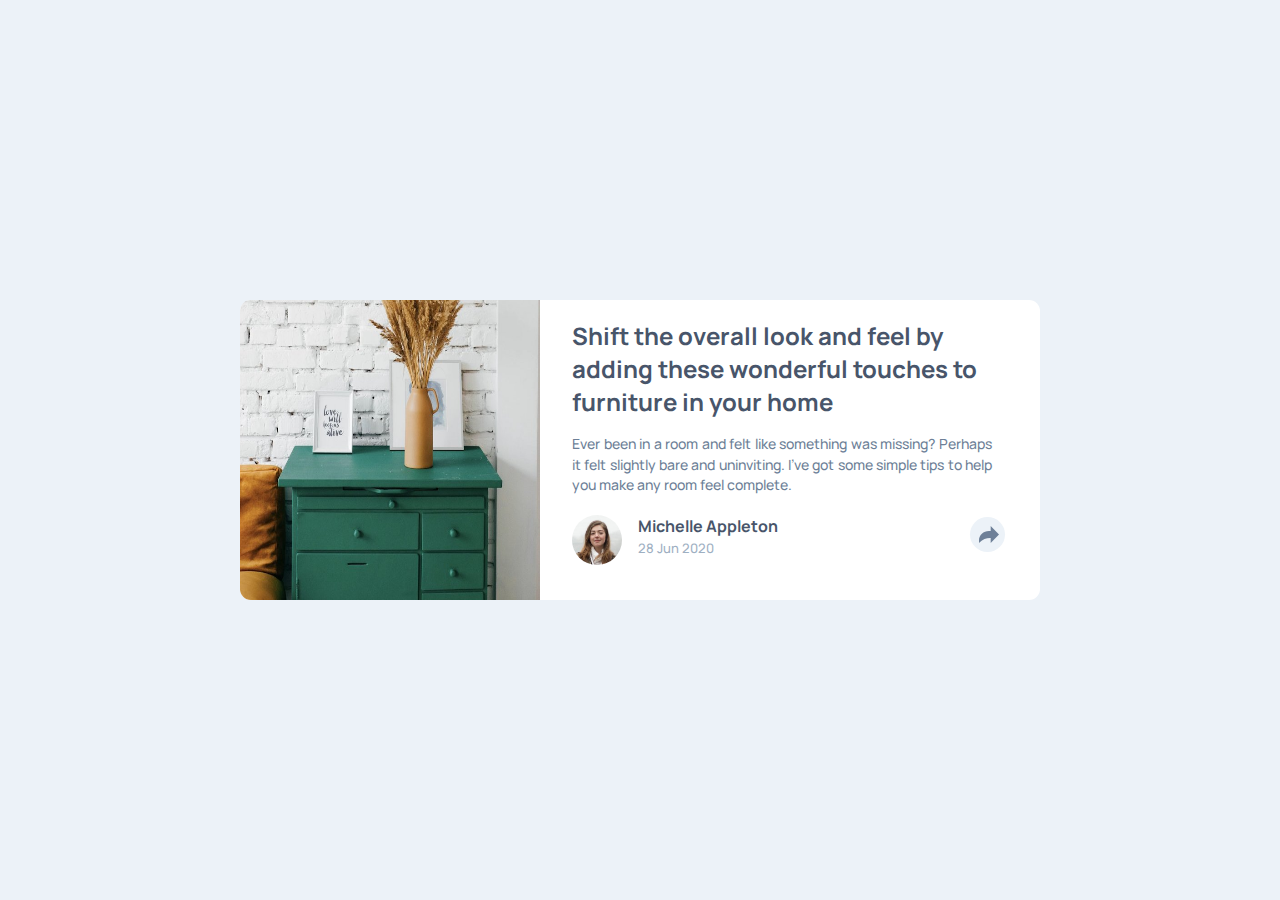
<file: article-preview-component-master/index.html>
<!DOCTYPE html>
<html lang="en">
  <head>
    <meta charset="UTF-8" />
    <meta name="viewport" content="width=device-width, initial-scale=1.0" />
    <!-- displays site properly based on user's device -->
    <link
      rel="icon"
      type="image/png"
      sizes="32x32"
      href="./images/favicon-32x32.png"
    />
    <link rel="stylesheet" href="style.css" />
    <title>Frontend Mentor | Article preview component</title>
  </head>
  <body>
    <main class="main_container">
      <section class="sub_container">
        <img class="img_drawears" src="images/drawers.jpg" alt="" />
        <div class="text_container">
          <h2 class="main_title">
            Shift the overall look and feel by adding these wonderful touches to
            furniture in your home
          </h2>
          <p class="main_paragraph">
            Ever been in a room and felt like something was missing? Perhaps it
            felt slightly bare and uninviting. I’ve got some simple tips to help
            you make any room feel complete.
          </p>
          <div class="avatar_container">
            <img class="avatar_img" src="images/avatar-michelle.jpg" alt="" />
            <div class="text_profile_container">
              <h4 class="title_profile">Michelle Appleton</h4>
              <p class="paragraph_profile">28 Jun 2020</p>
            </div>
            <div id="square_container" class="square-container open">
              <p class="text_square_container">S H A R E</p>
              <img src="images/icon-facebook.svg" alt="icon-facebook" />
              <img src="images/icon-twitter.svg" alt="icon-twitter" />
              <img src="images/icon-pinterest.svg" alt="icon-pinterest" />
            </div>
            <button id="share_button" class="share_button">
              <img id="share-img" class="share_img" src="images/icon-share.svg" alt="" />
            </button>
          </div>
        </div>
      </section>
    </main>
    <script defer src="script.js"></script>
  </body>
</html>
</file>
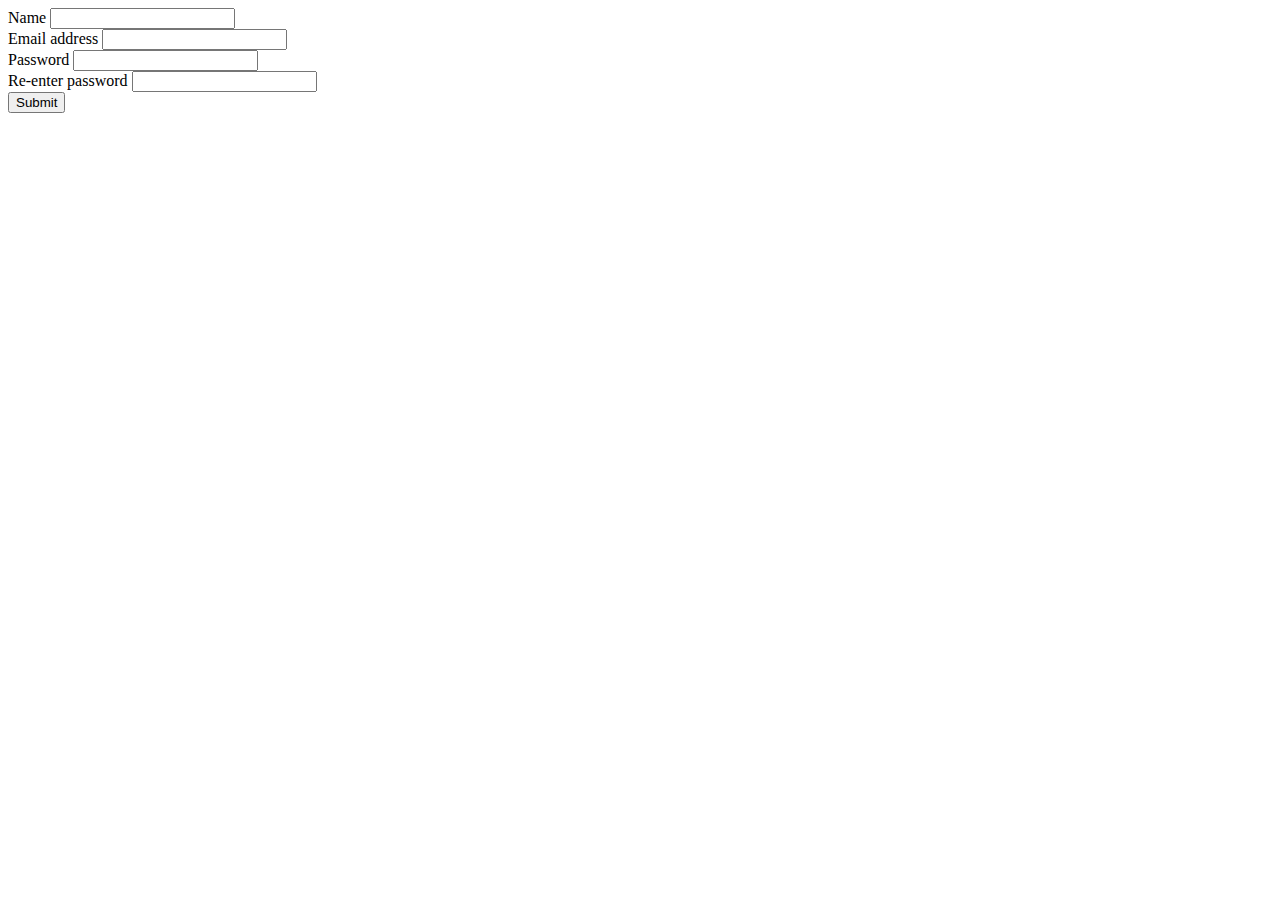
<file: javascript_front_end_mentor/gerenciando_formularios_js/index.html>
<!DOCTYPE html>
<html lang="en">
  <head>
    <meta charset="UTF-8" />
    <meta name="viewport" content="width=device-width, initial-scale=1.0" />
    <title>Document</title>
  </head>
  <body>
    <!-- novalidate desativa a validação HTML -->
    <form id="form" novalidate>
      <div>
        <label for="name">Name</label>
        <input id="name" name="name" />
        <span aria-live="polite" id="name-error"></span>
      </div>
      <div>
        <label for="email">Email address</label>
        <input id="email" name="email" type="email" />
        <span aria-live="polite" id="email-error"></span>
      </div>
      <div>
        <label for="password">Password</label>
        <input id="password" name="password" type="password" />
        <span aria-live="polite" id="password-error"></span>
      </div>
      <div>
        <label for="confirm-password">Re-enter password</label>
        <input id="confirm-password" name="confirm-password" type="password" />
        <span aria-live="polite" id="confirm-password-error"></span>
      </div>
      <button>Submit</button>
    </form>
    <script src="index.js"></script>
  </body>
</html>
</file>
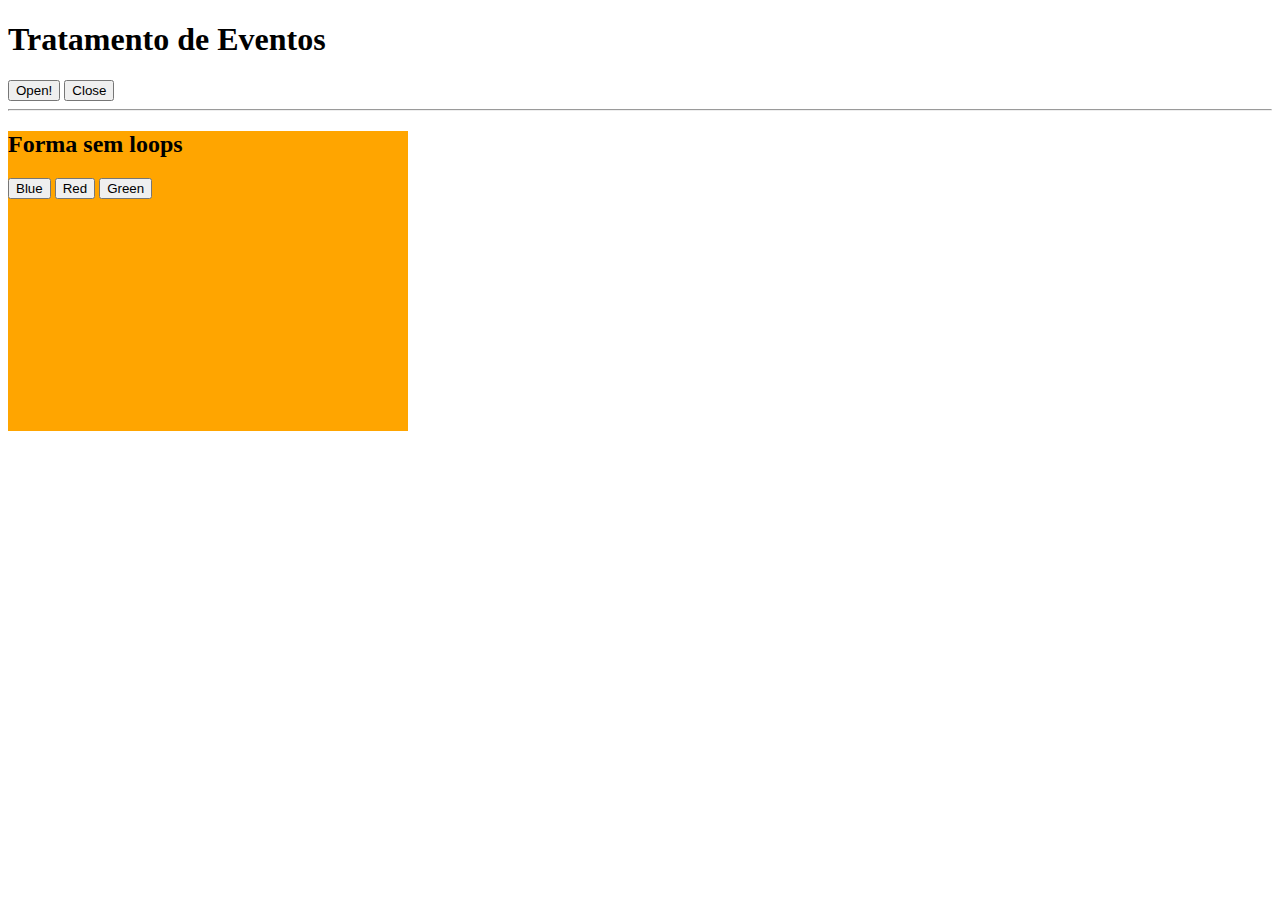
<file: javascript_front_end_mentor/tratamento_de_eventos/index.html>
<!DOCTYPE html>
<html lang="en">
  <head>
    <meta charset="UTF-8" />
    <meta name="viewport" content="width=device-width, initial-scale=1.0" />
    <link rel="stylesheet" href="style.css" />
    <title>Document</title>
  </head>
  <body>
    <h1 id="title">Tratamento de Eventos</h1>
    <button id="open"><span>Open!</span></button>
    <button id="close"><span>Close</span></button>
    <hr>
    <div class="card" id="screen">
      <h2>Forma sem loops</h2>
      <button id="blue">Blue</button>
      <button id="red">Red</button>
      <button id="green">Green</button>
    </div>
    <!-- defer: Ele instrui o navegador a baixar o script em segundo plano e executa-lo após o documento html ter sido totalmente analisado  -->
    <script defer src="script.js"></script>
  </body>
</html>
</file>
<file: article-preview-component-master/style.css>
@import url("https://fonts.googleapis.com/css2?family=Manrope:wght@200..800&display=swap");
:root {
  /* Colors */
  --Very-Dark-Grayish-Blue: hsl(217, 19%, 35%);
  --Desaturated-Dark-Blue: hsl(214, 17%, 51%);
  --Grayish-Blue: hsl(212, 23%, 69%);
  --Light-Grayish-Blue: hsl(210, 46%, 95%);
}

* {
  margin: 0;
  padding: 0;
  box-sizing: border-box;
}

.main_container {
  width: 100vw;
  height: 100vh;
  background-color: var(--Light-Grayish-Blue);
  display: flex;
  justify-content: center;
  align-items: center;
}

.sub_container {
  position: relative;
  display: flex;
  justify-content: center;
  align-items: center;
  width: 50rem;
  background-color: white;
  border-radius: 11px;
}

.img_drawears {
  width: 300px;
  height: 300px;
  border-radius: 11px 0px 0px 11px;
}

.text_container {
  padding: 1rem 3rem 2rem 2rem;
}

.main_title {
  font-family: "Manrope", sans-serif;
  color: var(--Very-Dark-Grayish-Blue);
  margin-bottom: 1rem;
  font-weight: 700;
}

.main_paragraph {
  font-family: "Manrope", sans-serif;
  font-size: 14px;
  color: var(--Desaturated-Dark-Blue);
  font-weight: 500;
  margin-bottom: 1.2rem;
  line-height: 1.3rem;
  text-align: justify;
}

.avatar_container {
  display: flex;
  gap: 1rem;
}

.title_profile {
  font-family: "Manrope", sans-serif;
  color: var(--Very-Dark-Grayish-Blue);
  font-weight: 700;
  margin-bottom: 2px;
}

.paragraph_profile,
.text_square_container {
  font-family: "Manrope", sans-serif;
  font-size: 13px;
  color: var(--Grayish-Blue);
  font-weight: 500;
}

.avatar_img {
  width: 50px;
  border-radius: 2rem;
}

.share_button {
  width: 35px;
  height: 35px;
  border-radius: 20px;
  background-color: var(--Light-Grayish-Blue);
  position: relative;
  left: 11rem;
  border: none;
  top: 2px;
}

.share_img {
  width: 20px;
  position: relative;
  top: 3%;
  left: 5%;
  color: black;
}

.open {
  visibility: hidden;
}

.square-container {
  z-index: 2;
  display: flex;
  justify-content: center;
  align-items: center;
  gap: 1.5rem;
  position: absolute;
  width: 30%;
  height: 55px;
  border-radius: 6px;
  top: 8.6rem;
  right: -3.6rem;
  background-color: var(--Very-Dark-Grayish-Blue);
  padding: 1rem;
  
}

.square-container::before {
  content: "";
  position: absolute;
  top: 128%;
  left: 48%;
  transform: translateY(-50%);
  width: 0;
  height: 0;
  border-width: 16px;
  border-style: solid;
  border-color: var(--Very-Dark-Grayish-Blue) transparent transparent
    transparent;
}

/* Tablets */
@media (max-width: 768px) {
  .sub_container {
    flex-direction: column;
  }

  .img_drawears {
    width: 100%;
    height: auto;
    border-radius: 11px 11px 0 0;
  }

  .text_container {
    padding: 1.5rem;
  }

  .share_button {
    position: relative;
    left: 27%;
    top: 5px;
  }

  .square-container {
    display: flex;
    justify-content: center;
    align-items: center;
    gap: 1.5rem;
    position: absolute;
    width: 49%;
    height: 55px;
    border-radius: 6px;
    top: 35.6rem;
    right: 1.5rem;
    background-color: var(--Very-Dark-Grayish-Blue);
    padding: 1rem;
  }

  .square-container::before {
    content: "";
    position: absolute;
    top: 128%;
    left: 48%;
    transform: translateY(-50%);
    width: 0;
    height: 0;
    border-width: 16px;
    border-style: solid;
    border-color: var(--Very-Dark-Grayish-Blue) transparent transparent
      transparent;
  }
}

/* Mobile Version */

@media (max-width: 375px) {
  .sub_container {
    display: flex;
    flex-direction: column;
    width: 90%;
    height: 536px;
  }

  .img_drawears {
    width: 336px;
    height: 215px;
    border-radius: 11px 11px 0px 0px;
  }

  .text_container {
    padding: 1.5rem;
  }

  .main_title {
    font-size: 18px;
  }

  .main_paragraph {
    margin-bottom: 1rem;
    text-align: left;
    font-size: 15px;
  }

  .avatar_img {
    margin-top: 1rem;
  }
  .text_profile_container {
    margin-top: 1.5rem;
  }

  .share_button {
    position: relative;
    z-index: 2;
    left: 31px;
    top: 39px;
    width: 31px;
    height: 30px;
  }

  .share_img {
    width: 16px;
  }
  .square-container {
    z-index: 1;
    display: flex;
    justify-content: start;
    align-items: center;
    gap: 1rem;
    position: absolute;
    width: 100%;
    height: 72px;
    border-radius: 0px 0px 11px 11px;
    top: 29rem;
    right: 0rem;
    background-color: var(--Very-Dark-Grayish-Blue);
    padding: 2rem;
  }
  .square-container::before {
    border-color: transparent transparent transparent transparent;
  }
}
</file>
<file: javascript_front_end_mentor/tratamento_de_eventos/style.css>
.main_title {
background-color: yellow;
}

.card {
    background-color: orange;
    width: 400px;
    height: 300px;
}
</file>
